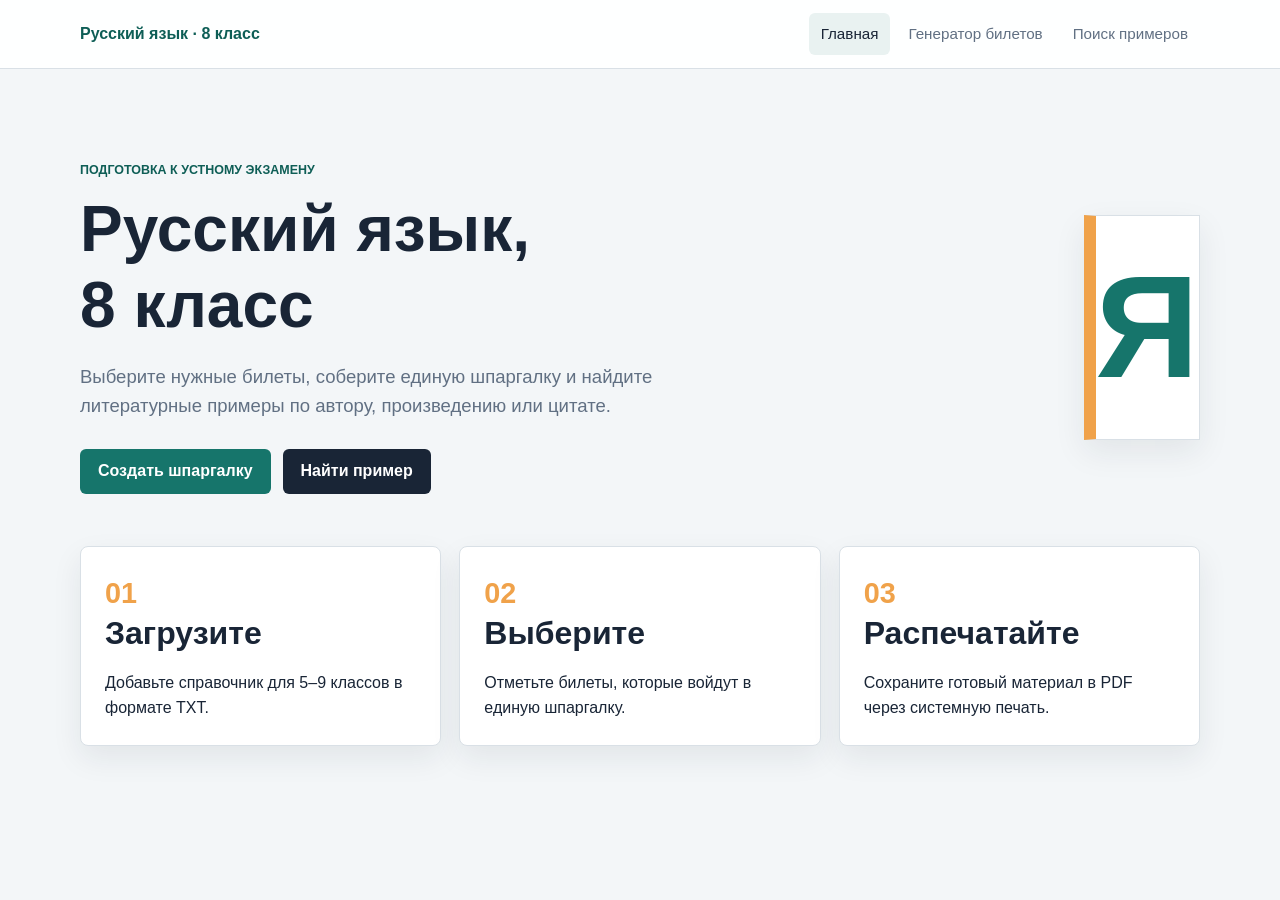
<file: index.html>
<!doctype html>
<html lang="ru">
<head>
  <meta charset="utf-8">
  <meta name="viewport" content="width=device-width, initial-scale=1">
  <title>Русский язык — 8 класс</title>
  <link rel="stylesheet" href="style.css">
</head>
<body>
  <header class="site-header">
    <nav class="nav" aria-label="Основная навигация">
      <a class="brand" href="index.html">Русский язык · 8 класс</a>
      <div class="nav-links">
        <a href="index.html" aria-current="page">Главная</a>
        <a href="generator.html">Генератор билетов</a>
        <a href="database.html">Поиск примеров</a>
      </div>
    </nav>
  </header>

  <main class="container">
    <section class="hero">
      <div>
        <p class="eyebrow">Подготовка к устному экзамену</p>
        <h1>Русский язык,<br>8 класс</h1>
        <p class="lead">Выберите нужные билеты, соберите единую шпаргалку и найдите литературные примеры по автору, произведению или цитате.</p>
        <div class="actions">
          <a class="button" href="generator.html">Создать шпаргалку</a>
          <a class="button secondary" href="database.html">Найти пример</a>
        </div>
      </div>
      <div class="hero-mark" aria-hidden="true"><span>Я</span></div>
    </section>

    <section class="grid-3" aria-label="Как пользоваться сайтом">
      <article class="card"><div class="step-number">01</div><h2>Загрузите</h2><p>Добавьте справочник для 5–9 классов в формате TXT.</p></article>
      <article class="card"><div class="step-number">02</div><h2>Выберите</h2><p>Отметьте билеты, которые войдут в единую шпаргалку.</p></article>
      <article class="card"><div class="step-number">03</div><h2>Распечатайте</h2><p>Сохраните готовый материал в PDF через системную печать.</p></article>
    </section>
  </main>
</body>
</html>
</file>
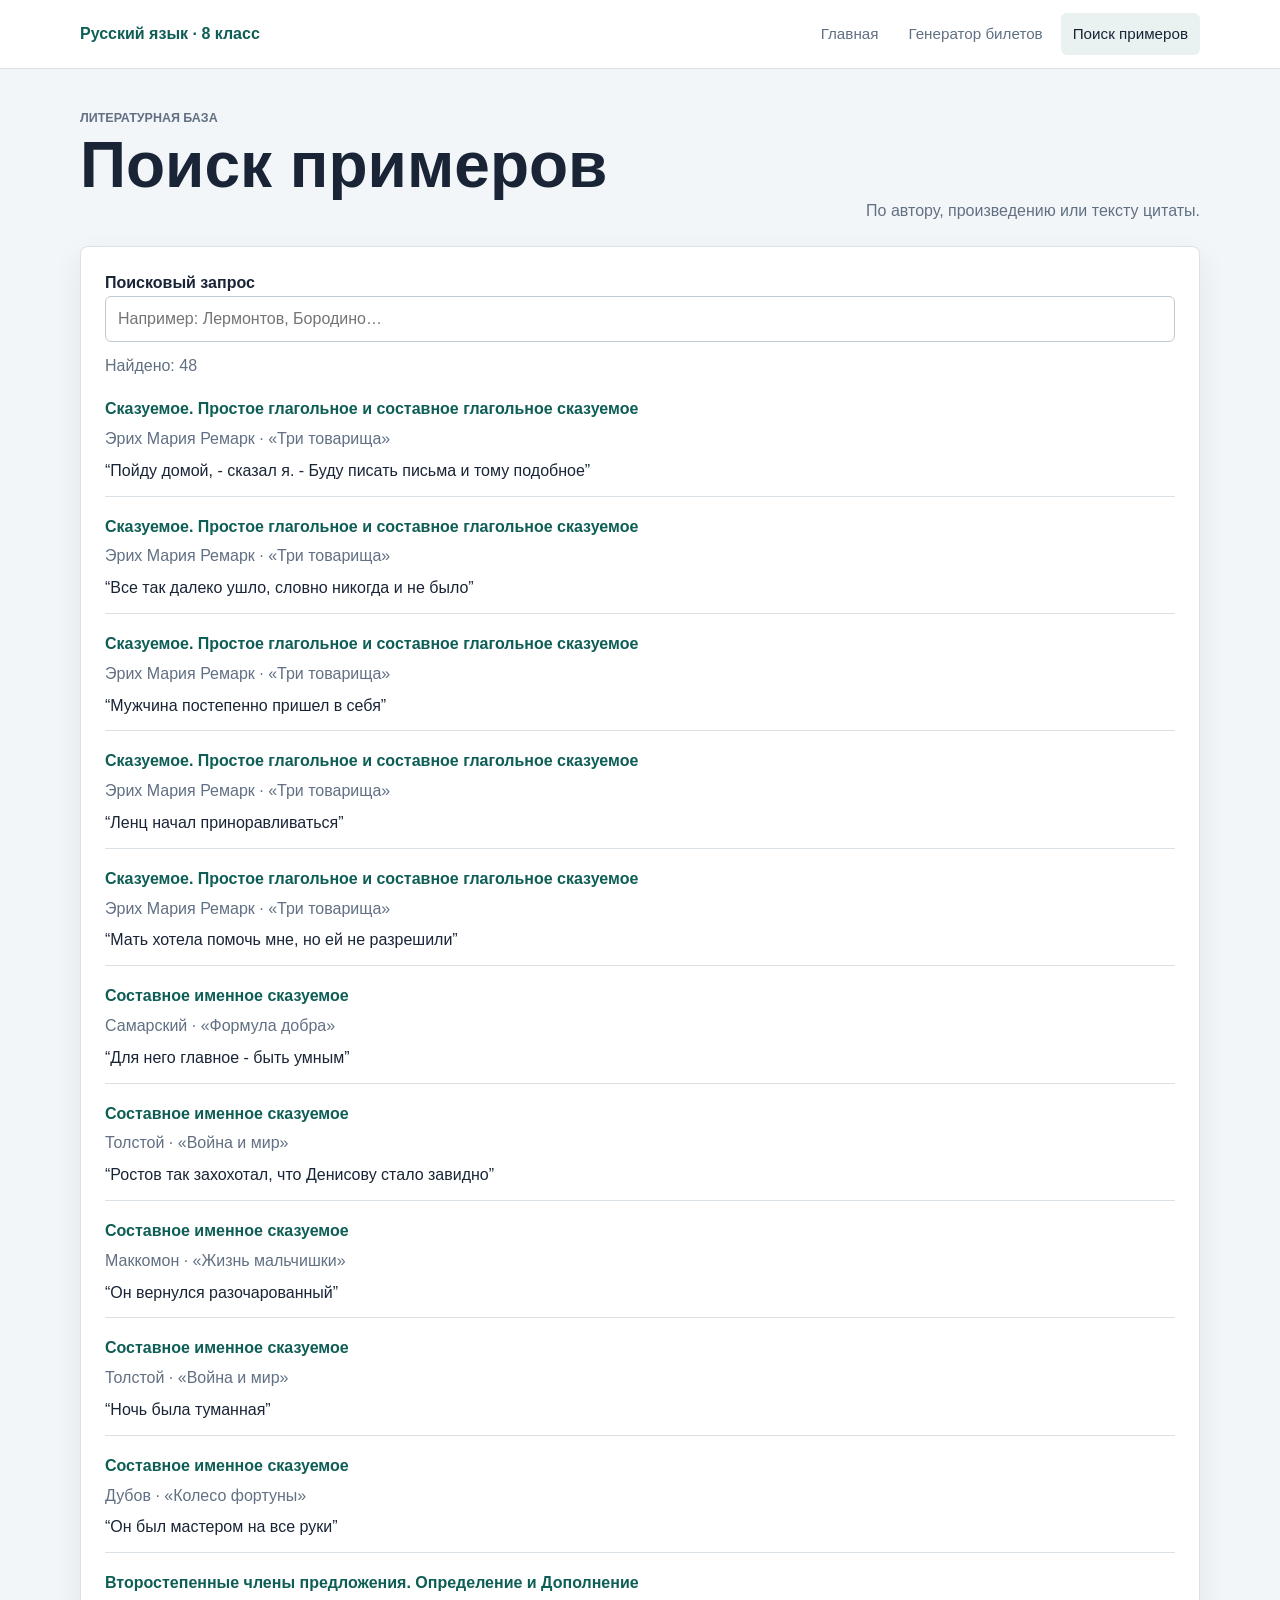
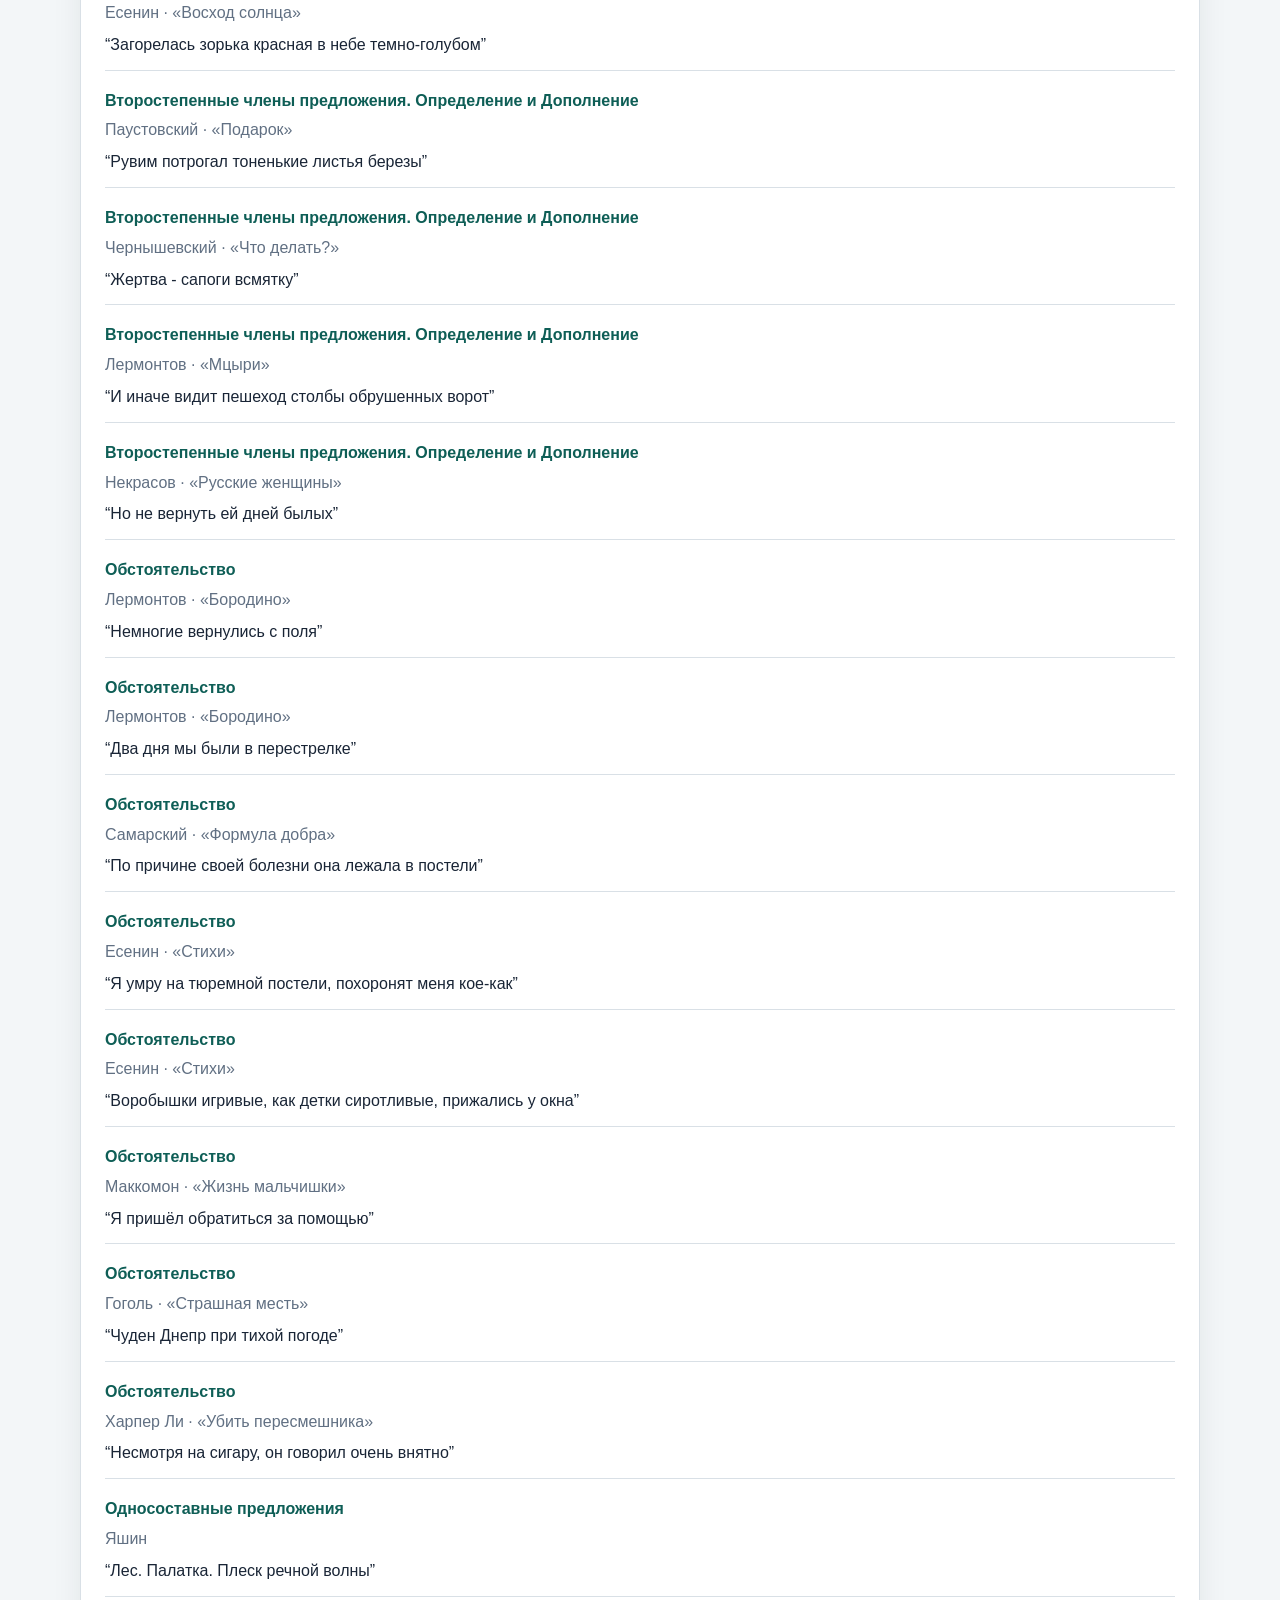
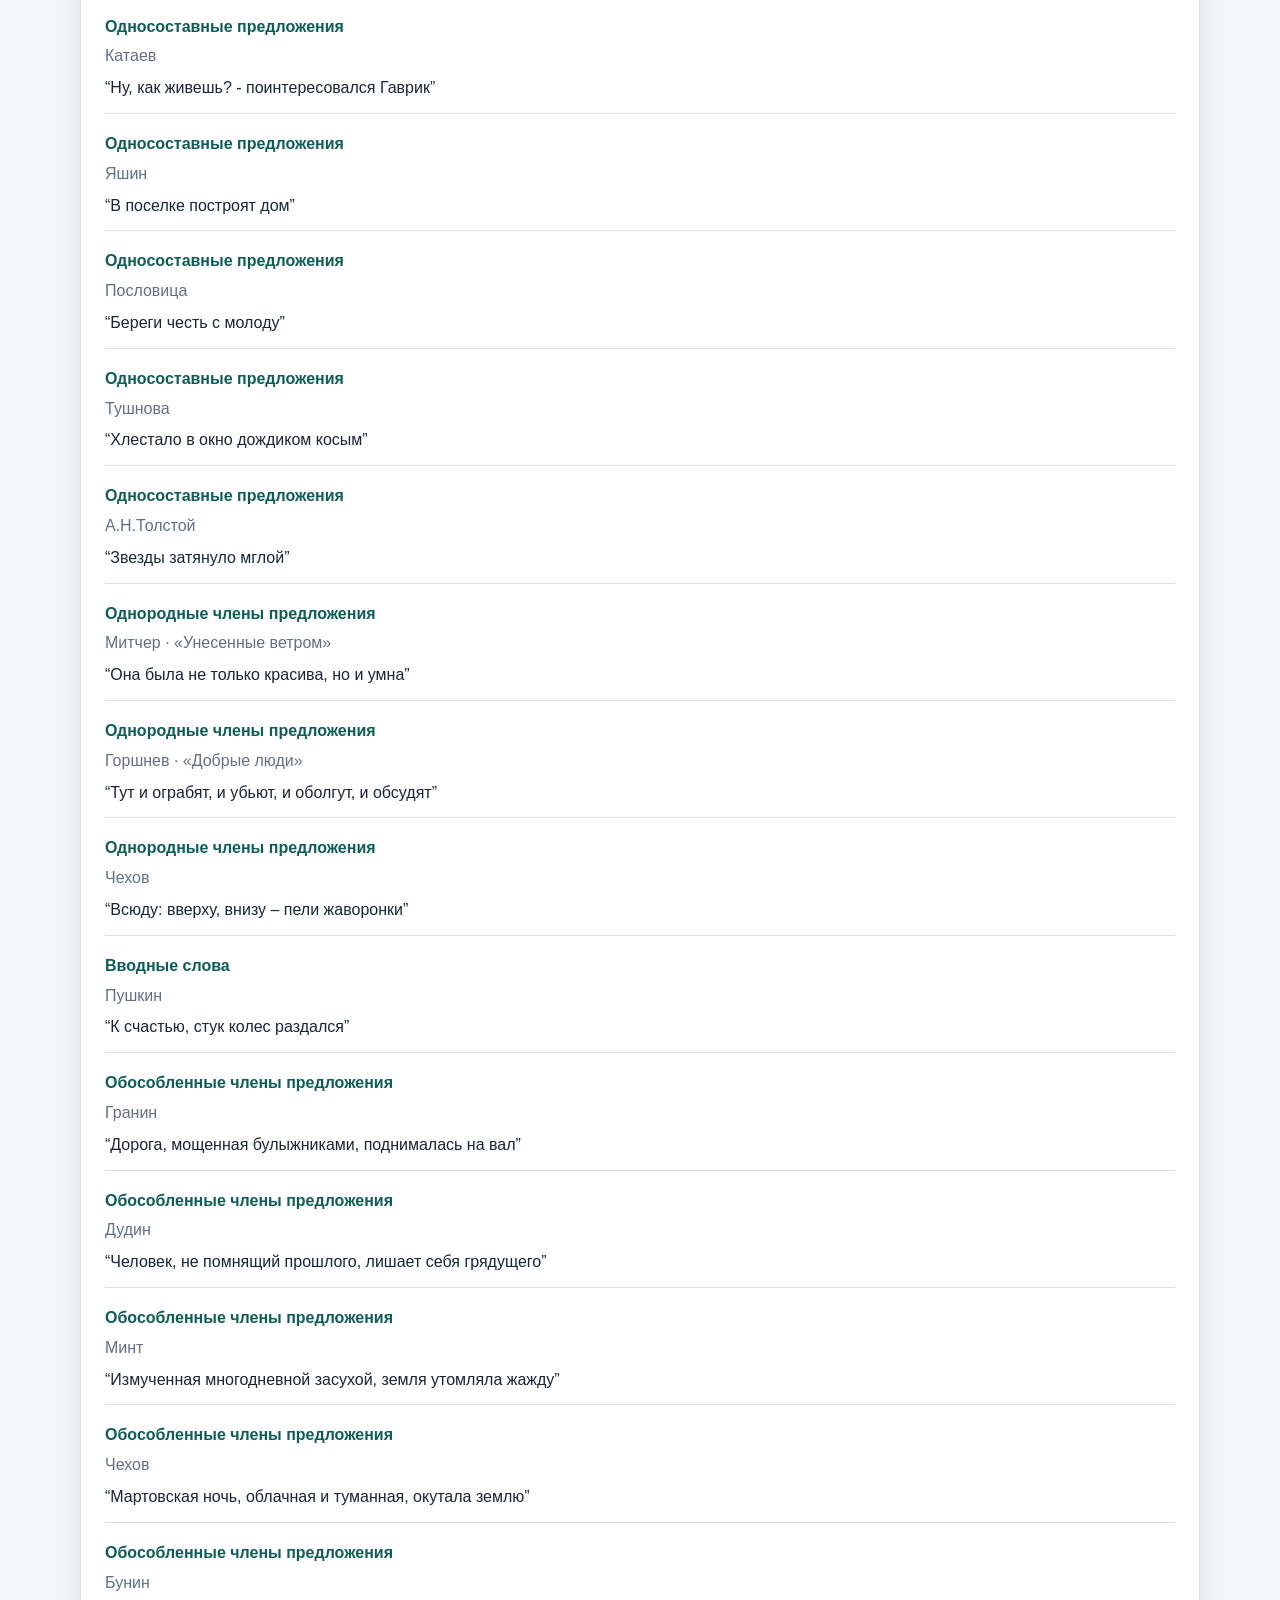
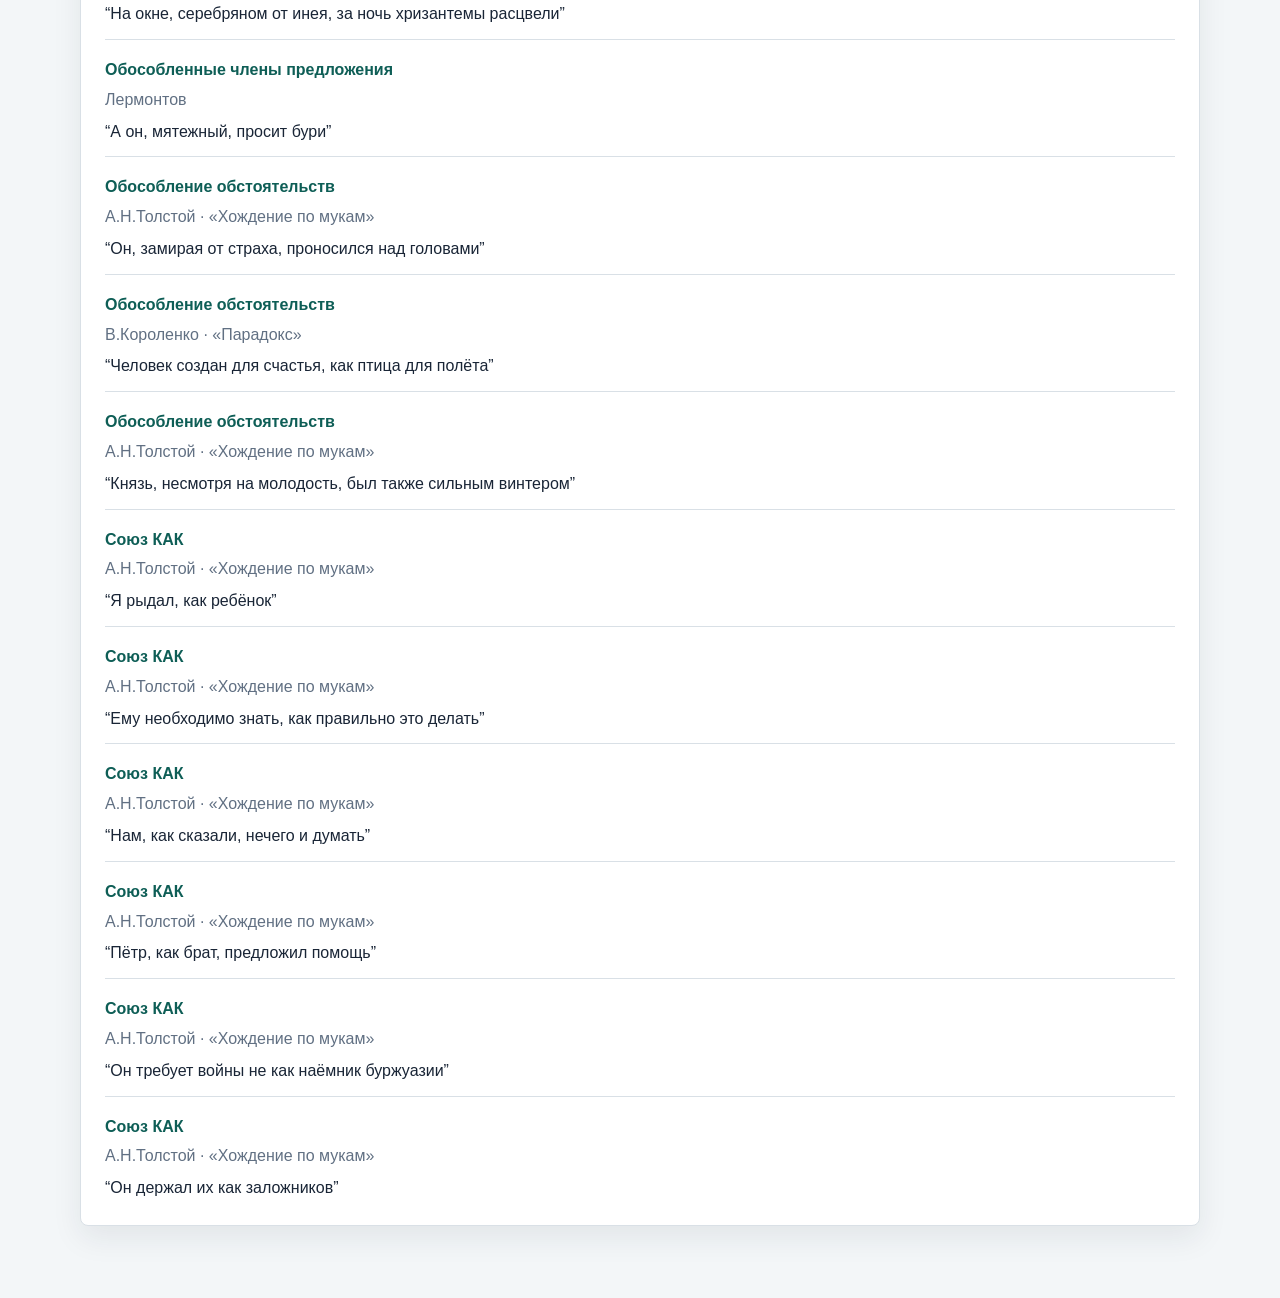
<file: database.html>
<!doctype html>
<html lang="ru">
<head>
  <meta charset="utf-8">
  <meta name="viewport" content="width=device-width, initial-scale=1">
  <title>Поиск примеров</title>
  <link rel="stylesheet" href="style.css">
</head>
<body>
  <header class="site-header">
    <nav class="nav" aria-label="Основная навигация">
      <a class="brand" href="index.html">Русский язык · 8 класс</a>
      <div class="nav-links">
        <a href="index.html">Главная</a>
        <a href="generator.html">Генератор билетов</a>
        <a href="database.html" aria-current="page">Поиск примеров</a>
      </div>
    </nav>
  </header>

  <main class="container stack">
    <div class="section-head">
      <div><p class="eyebrow">Литературная база</p><h1>Поиск примеров</h1></div>
      <p>По автору, произведению или тексту цитаты.</p>
    </div>

    <section class="card">
      <label for="search"><strong>Поисковый запрос</strong></label>
      <input id="search" class="search-input" type="search" placeholder="Например: Лермонтов, Бородино…" autocomplete="off">
      <p id="results-meta" class="results-meta" aria-live="polite"></p>
      <div id="results" class="results"></div>
    </section>
  </main>

  <script src="data.js"></script>
  <script src="database.js"></script>
</body>
</html>
</file>
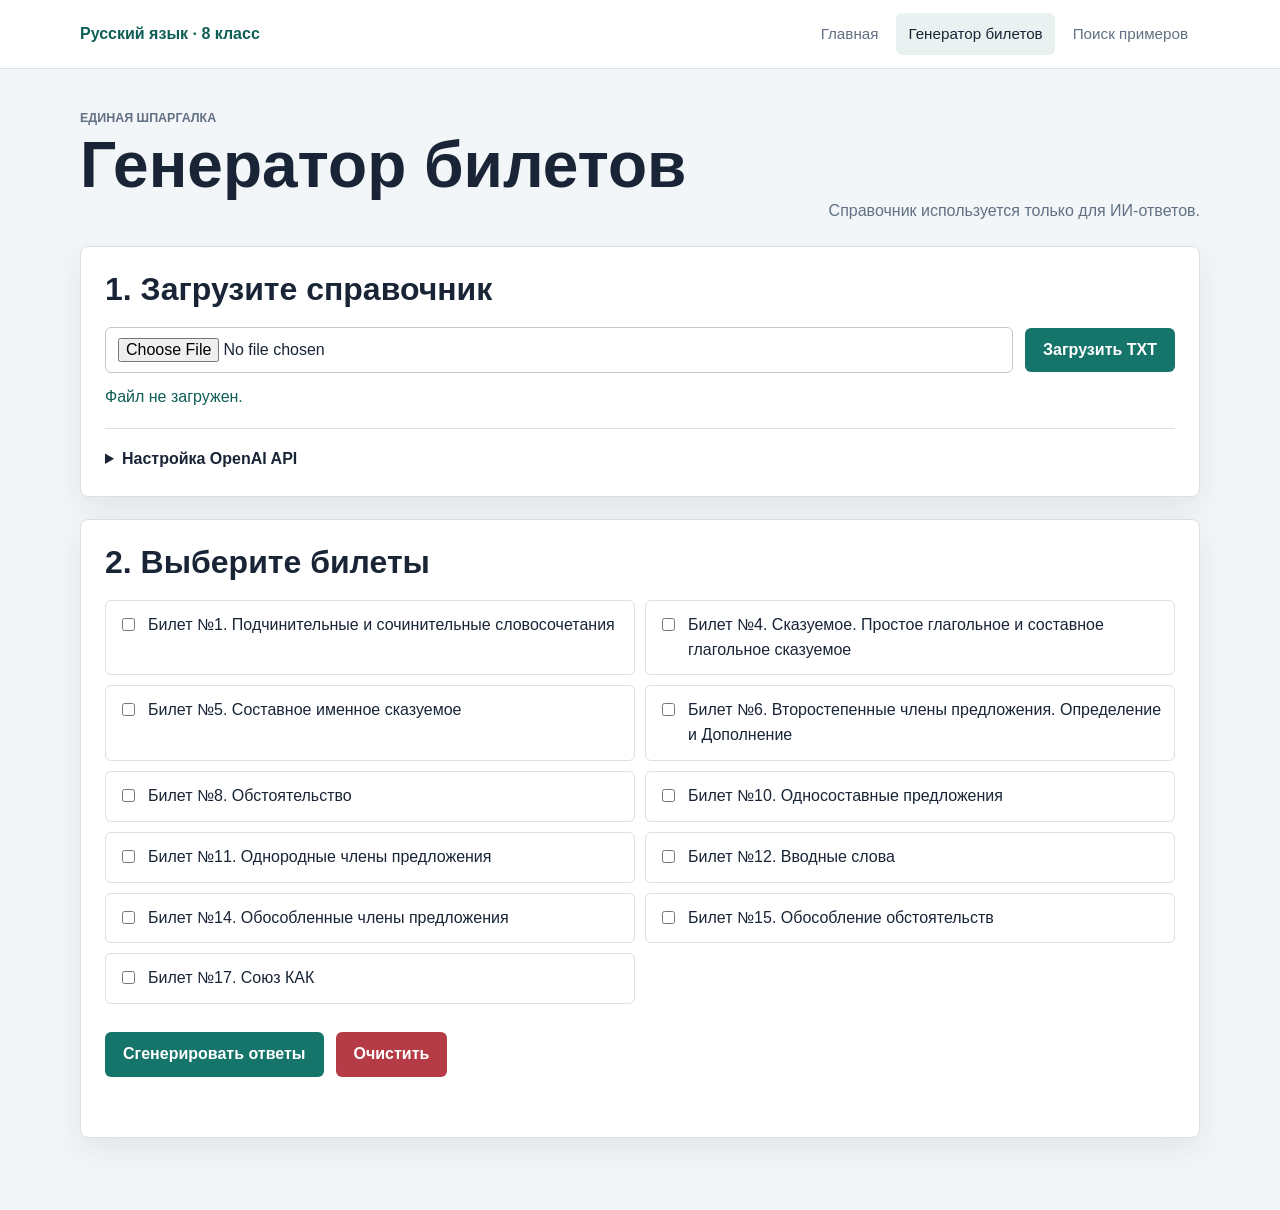
<file: generator.html>
<!doctype html>
<html lang="ru">
<head>
  <meta charset="utf-8">
  <meta name="viewport" content="width=device-width, initial-scale=1">
  <title>Генератор билетов</title>
  <link rel="stylesheet" href="style.css">
</head>
<body>
  <header class="site-header">
    <nav class="nav" aria-label="Основная навигация">
      <a class="brand" href="index.html">Русский язык · 8 класс</a>
      <div class="nav-links">
        <a href="index.html">Главная</a>
        <a href="generator.html" aria-current="page">Генератор билетов</a>
        <a href="database.html">Поиск примеров</a>
      </div>
    </nav>
  </header>

  <main class="container stack">
    <div class="section-head">
      <div><p class="eyebrow">Единая шпаргалка</p><h1>Генератор билетов</h1></div>
      <p>Справочник используется только для ИИ-ответов.</p>
    </div>

    <section class="card no-print">
      <h2>1. Загрузите справочник</h2>
      <div class="file-row">
        <input id="reference-file" type="file" accept=".txt,text/plain" aria-label="Справочник в формате TXT">
        <button id="load-file" class="button" type="button">Загрузить TXT</button>
      </div>
      <p id="file-status" class="status" role="status">Файл не загружен.</p>

      <details class="api-panel">
        <summary>Настройка OpenAI API</summary>
        <label for="api-key">API-ключ</label>
        <input id="api-key" class="api-input" type="password" placeholder="sk-..." autocomplete="off">
        <p class="hint">Ключ хранится только в памяти этой вкладки. Для публичного сайта перенесите API-вызов на сервер, чтобы не раскрывать ключ пользователям.</p>
      </details>
    </section>

    <section class="card no-print">
      <h2>2. Выберите билеты</h2>
      <div id="ticket-list" class="ticket-list"></div>
      <div class="actions">
        <button id="generate" class="button" type="button">Сгенерировать ответы</button>
        <button id="clear" class="button danger" type="button">Очистить</button>
      </div>
      <p id="generation-status" class="status" role="status"></p>
    </section>

    <section id="output" class="card output" hidden>
      <div class="output-toolbar">
        <div><p class="eyebrow">Готовый материал</p><h2>Шпаргалка</h2></div>
        <button id="print" class="button secondary no-print" type="button">Печать / Сохранить PDF</button>
      </div>
      <div id="shpora-content"></div>
    </section>
  </main>

  <script src="data.js"></script>
  <script src="generator.js"></script>
</body>
</html>
</file>
<file: style.css>
:root {
  --ink: #192536;
  --muted: #617083;
  --paper: #ffffff;
  --canvas: #f3f6f8;
  --line: #d9e0e6;
  --accent: #16756b;
  --accent-dark: #0e5e56;
  --warm: #f0a24a;
  --danger: #b53b46;
  --shadow: 0 12px 30px rgba(25, 37, 54, 0.08);
}

* { box-sizing: border-box; }

html { scroll-behavior: smooth; }

body {
  margin: 0;
  color: var(--ink);
  background: var(--canvas);
  font-family: "Segoe UI", Arial, sans-serif;
  line-height: 1.55;
}

button, input { font: inherit; }

a { color: inherit; }

.site-header {
  position: sticky;
  top: 0;
  z-index: 10;
  background: rgba(255, 255, 255, 0.96);
  border-bottom: 1px solid var(--line);
}

.nav {
  width: min(1120px, calc(100% - 32px));
  min-height: 68px;
  margin: 0 auto;
  display: flex;
  align-items: center;
  justify-content: space-between;
  gap: 24px;
}

.brand {
  text-decoration: none;
  font-weight: 750;
  color: var(--accent-dark);
}

.nav-links { display: flex; gap: 6px; }

.nav-links a {
  padding: 9px 12px;
  border-radius: 6px;
  text-decoration: none;
  color: var(--muted);
  font-size: 0.95rem;
}

.nav-links a:hover,
.nav-links a[aria-current="page"] {
  color: var(--ink);
  background: #e9f2f1;
}

.container {
  width: min(1120px, calc(100% - 32px));
  margin: 40px auto 72px;
}

.hero {
  min-height: 420px;
  display: grid;
  grid-template-columns: minmax(0, 1.25fr) minmax(260px, 0.75fr);
  align-items: center;
  gap: 52px;
  padding: 52px 0;
}

.eyebrow {
  margin: 0 0 12px;
  color: var(--accent-dark);
  font-weight: 700;
  text-transform: uppercase;
  font-size: 0.78rem;
}

h1, h2, h3 { line-height: 1.18; }
h1 { margin: 0 0 20px; font-size: clamp(2.2rem, 5vw, 4.5rem); }
h2 { margin: 0 0 18px; font-size: clamp(1.4rem, 3vw, 2rem); }
h3 { margin: 0 0 10px; }

.lead { max-width: 700px; color: var(--muted); font-size: 1.16rem; }

.hero-mark {
  aspect-ratio: 1;
  max-width: 360px;
  justify-self: end;
  display: grid;
  place-items: center;
  border: 1px solid var(--line);
  border-left: 12px solid var(--warm);
  background: var(--paper);
  box-shadow: var(--shadow);
}

.hero-mark span { font-size: clamp(5rem, 14vw, 9rem); font-weight: 800; color: var(--accent); }

.actions { display: flex; flex-wrap: wrap; gap: 12px; margin-top: 28px; }

.button {
  display: inline-flex;
  align-items: center;
  justify-content: center;
  min-height: 44px;
  padding: 10px 18px;
  border: 0;
  border-radius: 6px;
  background: var(--accent);
  color: #fff;
  text-decoration: none;
  font-weight: 700;
  cursor: pointer;
}

.button:hover { background: var(--accent-dark); }
.button.secondary { background: var(--ink); }
.button.danger { background: var(--danger); }
.button:disabled { opacity: 0.55; cursor: wait; }

.grid-3 { display: grid; grid-template-columns: repeat(3, 1fr); gap: 18px; }

.card {
  background: var(--paper);
  border: 1px solid var(--line);
  border-radius: 8px;
  padding: 24px;
  box-shadow: var(--shadow);
}

.card p:last-child { margin-bottom: 0; }
.step-number { color: var(--warm); font-size: 1.8rem; font-weight: 800; }

.stack { display: grid; gap: 22px; }
.section-head { display: flex; justify-content: space-between; align-items: end; gap: 18px; }
.section-head p { margin: 0; color: var(--muted); }

.file-row { display: flex; flex-wrap: wrap; gap: 12px; align-items: center; }

input[type="file"],
.search-input,
.api-input {
  width: 100%;
  min-height: 46px;
  padding: 10px 12px;
  color: var(--ink);
  background: #fff;
  border: 1px solid #bfc9d2;
  border-radius: 6px;
}

.file-row input { flex: 1 1 320px; }
.status { min-height: 24px; margin: 12px 0 0; color: var(--accent-dark); }
.hint { color: var(--muted); font-size: 0.92rem; }

.api-panel { margin-top: 18px; padding-top: 18px; border-top: 1px solid var(--line); }
.api-panel summary { cursor: pointer; font-weight: 700; }
.api-panel label { display: block; margin: 14px 0 6px; font-weight: 650; }

.ticket-list {
  display: grid;
  grid-template-columns: repeat(2, minmax(0, 1fr));
  gap: 10px;
  margin: 18px 0 22px;
}

.ticket-choice {
  display: flex;
  gap: 10px;
  align-items: flex-start;
  padding: 12px;
  border: 1px solid var(--line);
  border-radius: 6px;
  cursor: pointer;
}

.ticket-choice:hover { border-color: var(--accent); background: #f5faf9; }
.ticket-choice input { margin-top: 5px; accent-color: var(--accent); }

.output[hidden] { display: none; }
.output-toolbar { display: flex; justify-content: space-between; gap: 16px; align-items: center; margin-bottom: 22px; }

.ticket-item { padding: 24px 0; border-top: 2px solid var(--line); }
.ticket-item:first-child { border-top: 0; padding-top: 0; }
.ticket-item h3 { color: var(--accent-dark); }
.ticket-content { white-space: pre-wrap; }
.example-list { display: grid; gap: 8px; margin-top: 14px; }
.example { margin: 0; padding: 12px 14px; border-left: 4px solid var(--warm); background: #f7f8fa; }

.results-meta { color: var(--muted); margin: 12px 0 18px; }
.results { display: grid; gap: 12px; }
.result { border-top: 1px solid var(--line); padding-top: 18px; }
.result:first-child { border-top: 0; padding-top: 0; }
.result-ticket { margin: 0 0 5px; color: var(--accent-dark); font-weight: 700; }
.result-source { margin: 0 0 7px; color: var(--muted); }
.result-quote { margin: 0; }

.empty { padding: 30px 0; color: var(--muted); text-align: center; }

@media (max-width: 760px) {
  .nav { align-items: flex-start; padding: 14px 0; }
  .nav-links { flex-direction: column; align-items: flex-end; }
  .nav-links a { padding: 5px 8px; }
  .hero { min-height: auto; grid-template-columns: 1fr; padding: 24px 0; }
  .hero-mark { justify-self: start; width: min(65vw, 260px); }
  .grid-3, .ticket-list { grid-template-columns: 1fr; }
  .section-head, .output-toolbar { align-items: flex-start; flex-direction: column; }
  .card { padding: 18px; }
}

@media print {
  body { background: #fff; font-size: 11pt; }
  .site-header, .no-print, .container > .card:not(.output) { display: none !important; }
  .container { width: 100%; margin: 0; }
  .card, .output { border: 0; box-shadow: none; padding: 0; }
  .ticket-item { break-inside: avoid; }
}
</file>
